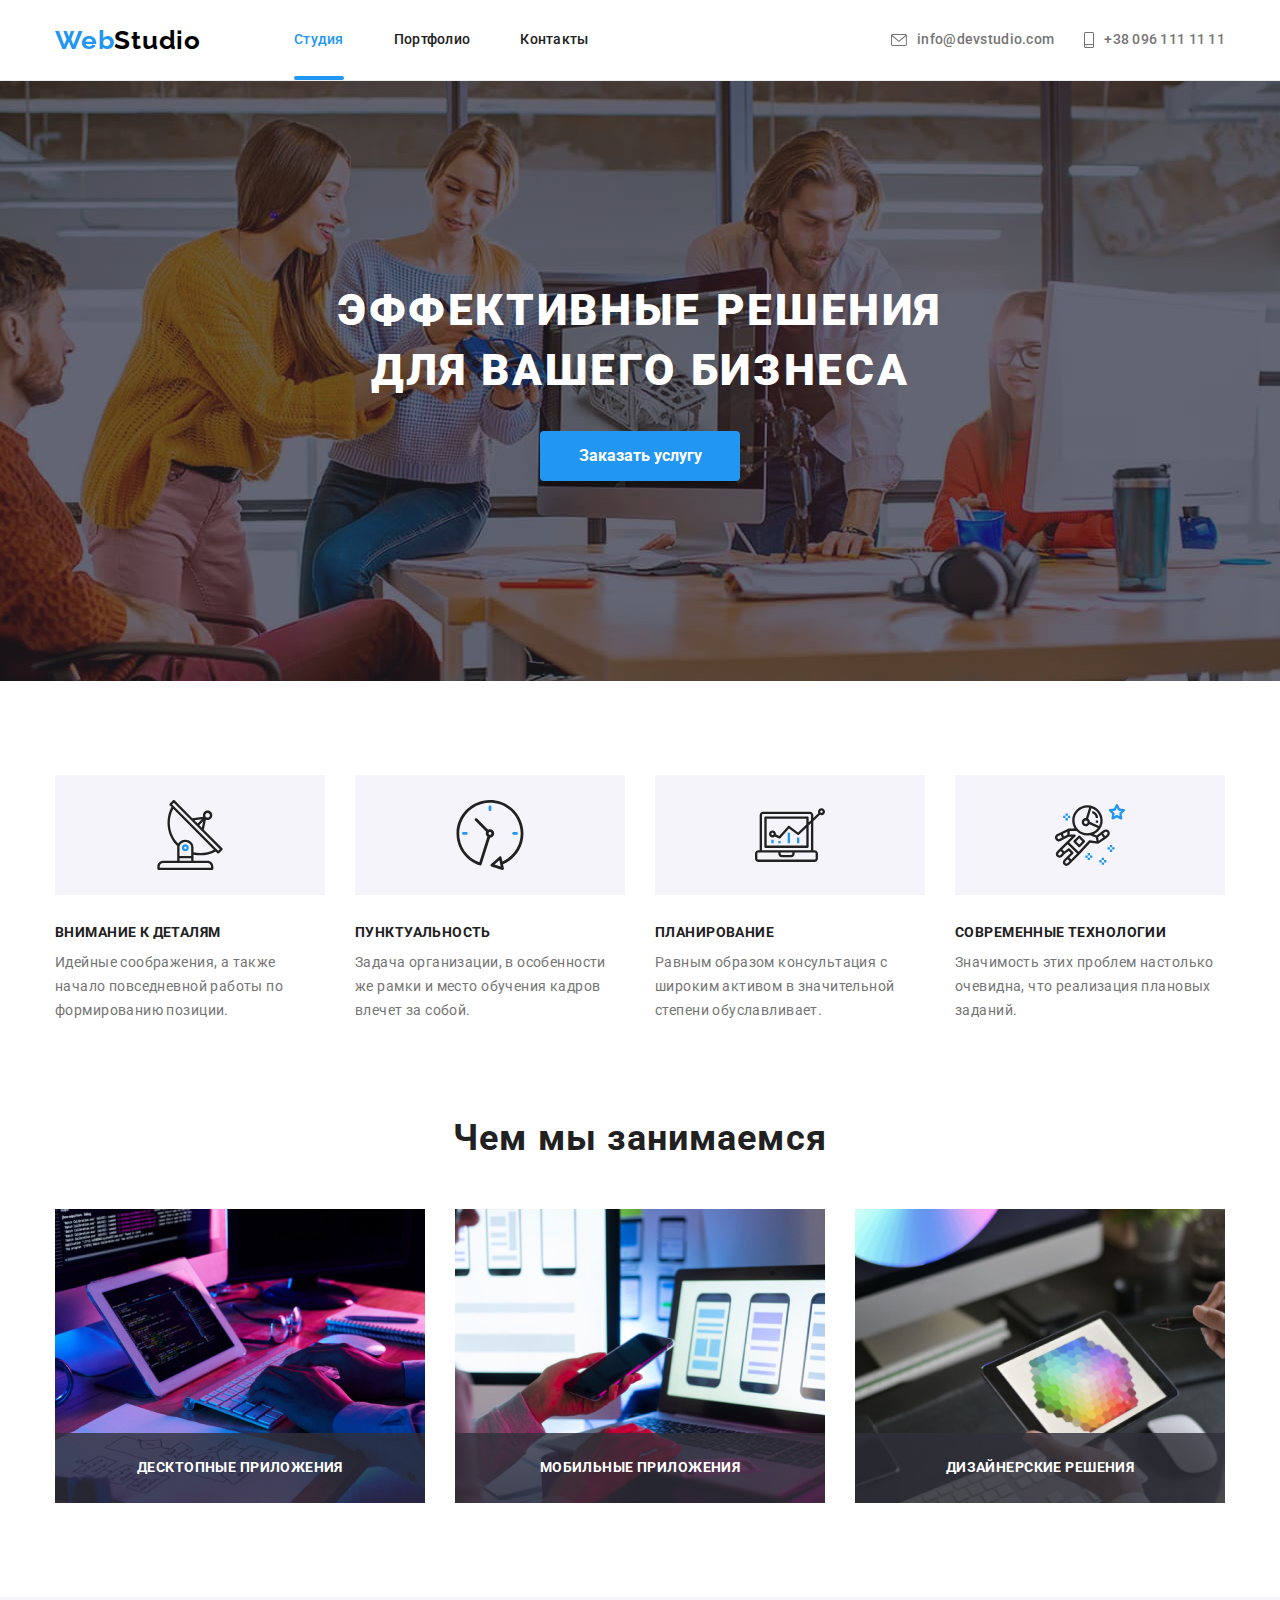
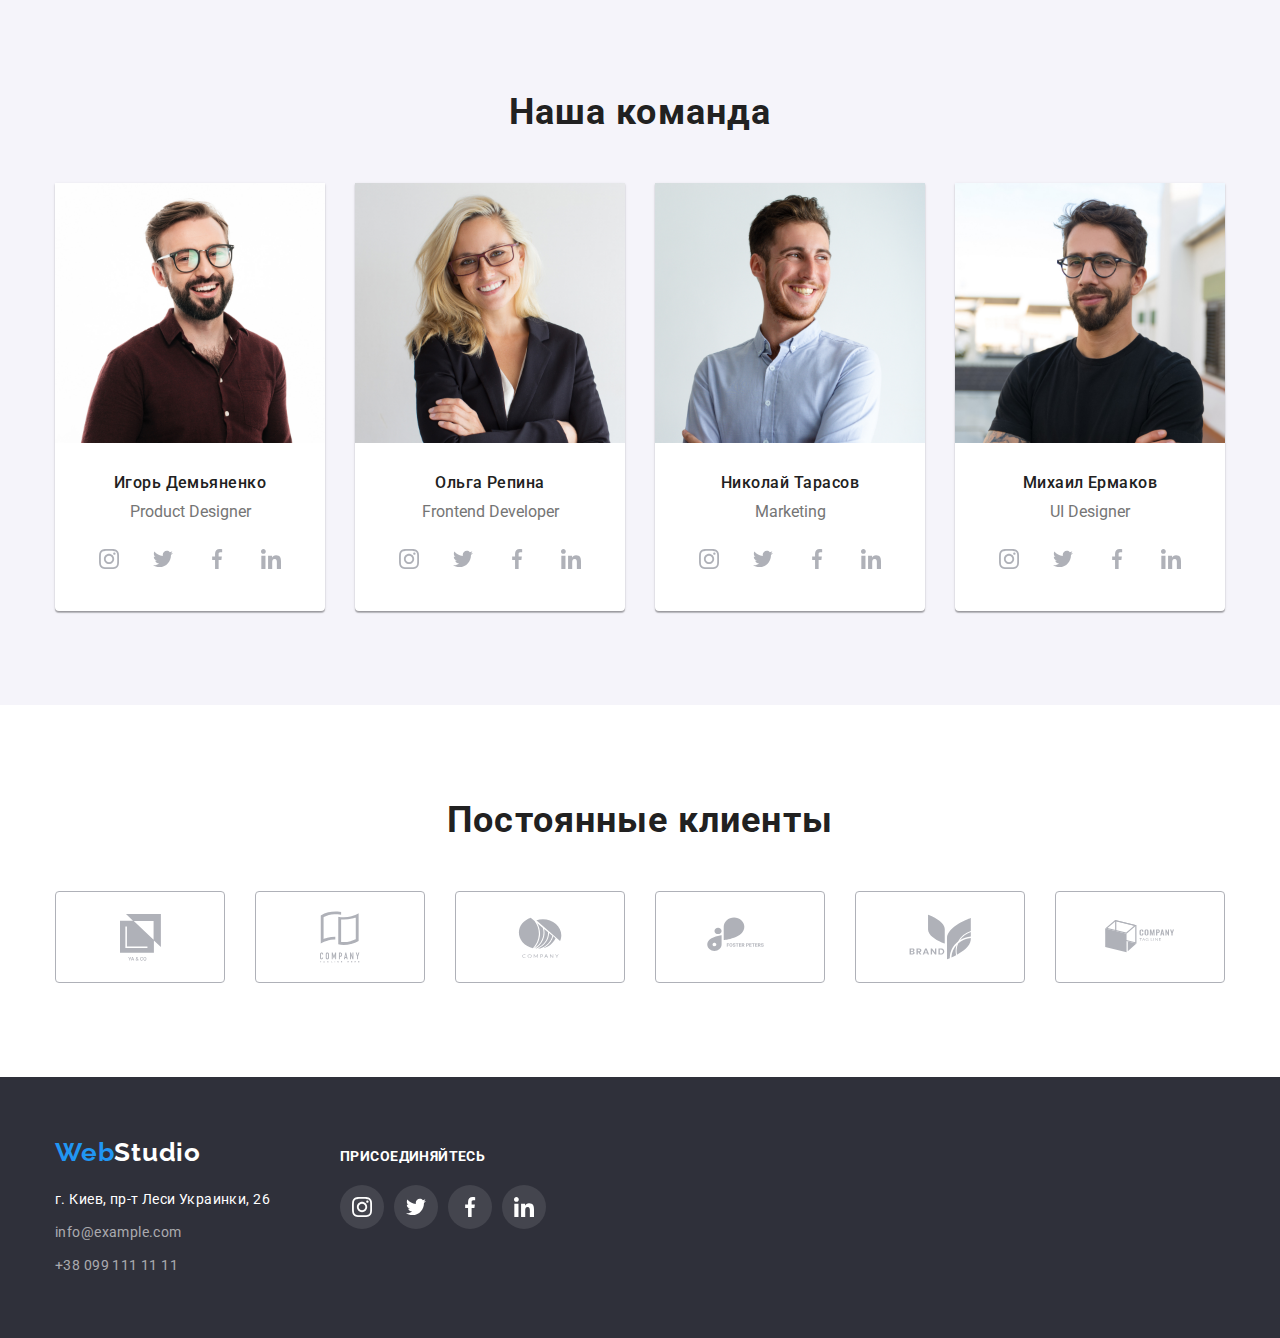
<file: index.html>
<!DOCTYPE html>
<html lang="ru">
  <head>
    <meta charset="UTF-8" />
    <meta http-equiv="X-UA-Compatible" content="IE=edge" />
    <meta name="viewport" content="width=device-width, initial-scale=1.0" />
    <title>Студия</title>
    <link rel="preconnect" href="https://fonts.googleapis.com" />
    <link rel="preconnect" href="https://fonts.gstatic.com" crossorigin />
    <link
      href="https://fonts.googleapis.com/css2?family=Raleway:wght@700&family=Roboto:wght@400;500;700;900&display=swap"
      rel="stylesheet"
    />
    <link
      rel="stylesheet"
      href="https://cdnjs.cloudflare.com/ajax/libs/modern-normalize/1.1.0/modern-normalize.min.css"
    />
    <link rel="stylesheet" href="./css/styles.css" />
  </head>

  <body>
    <!-- *Верхняя линия *header* -->
    <header class="top-line">
      <div class="container">
        <nav class="main-nav">
          <a href="./index.html" class="header-logo"
            ><span class="header-logo-web">Web</span>Studio</a
          >
          <!--* Навигация на другие страницы -->
          <ul class="site-nav all-lists">
            <li class="item"><a href="./index.html" class="link current">Студия</a></li>
            <li class="item"><a href="./portfolio.html" class="link">Портфолио</a></li>
            <li class="item"><a href="" class="link">Контакты</a></li>
          </ul>

          <!--* Навигация на мейл и телефон -->

          <ul class="auth-nav all-lists">
            <li class="item-auth">
              <a class="link" href="mailto:info@devstudio.com">
                <svg class="envelope" width="16px" height="12px">
                  <use href="./images/icons.svg#icon-envelope-header"></use></svg
                >info@devstudio.com</a
              >
            </li>
            <li class="item-auth">
              <a class="link" href="tel:+380961111111">
                <svg class="smartphone" width="10px" height="16px">
                  <use href="./images/icons.svg#icon-smartphone-header"></use></svg
                >+38 096 111 11 11</a
              >
            </li>
          </ul>
        </nav>
      </div>
    </header>
    <main>
      <!--* Шапка -->
      <section class="hero-section">
        <div class="hero-overlay">
          <h1 class="hero-title">Эффективные решения <br />для вашего бизнеса</h1>
          <button class="button-hero" type="button" data-modal-open>Заказать услугу</button>
        </div>
        <div class="backdrop is-hidden" data-modal>
          <div class="modal">
            <button class="close-button" type="button" data-modal-close>
              <svg width="11px" height="11px">
                <use href="./images/icons.svg#close-button"></use>
              </svg>
            </button>
          </div>
        </div>
      </section>
      <!--* Особенности -->
      <section class="section-features">
        <div class="container">
          <ul class="features-list all-lists">
            <li class="list">
              <div class="list-picture">
                <svg width="70px" height="70px">
                  <use href="./images/icons.svg#icon-antenna"></use>
                </svg>
              </div>
              <h3 class="title">Внимание к деталям</h3>
              <p class="text">
                Идейные соображения, а также начало повседневной работы по формированию позиции.
              </p>
            </li>

            <li class="list">
              <div class="list-picture">
                <svg width="70px" height="70px">
                  <use href="./images/icons.svg#icon-clock"></use>
                </svg>
              </div>
              <h3 class="title">Пунктуальность</h3>
              <p class="text">
                Задача организации, в особенности же рамки и место обучения кадров влечет за собой.
              </p>
            </li>

            <li class="list">
              <div class="list-picture">
                <svg width="70px" height="70px">
                  <use href="./images/icons.svg#icon-diagram"></use>
                </svg>
              </div>
              <h3 class="title">Планирование</h3>
              <p class="text">
                Равным образом консультация с широким активом в значительной степени обуславливает.
              </p>
            </li>
            <li class="list">
              <div class="list-picture">
                <svg width="70px" height="70px">
                  <use href="./images/icons.svg#icon-astronaut"></use>
                </svg>
              </div>
              <h3 class="title">Современные технологии</h3>
              <p class="text">
                Значимость этих проблем настолько очевидна, что реализация плановых заданий.
              </p>
            </li>
          </ul>
        </div>
      </section>

      <!--* Чем мы занимаемся -->
      <section class="section-work section">
        <div class="container">
          <h2 class="title">Чем мы занимаемся</h2>
          <ul class="section-work-list all-lists">
            <li class="work-list">
              <img
                src="./images/what-we-are-doing/box1.jpg"
                width="370"
                height="294"
                alt="Набирают текст на клавиатуре"
              />
              <div class="section-work-background">
                <h3 class="background-title">Десктопные приложения</h3>
              </div>
            </li>
            <li class="work-list">
              <img
                src="./images/what-we-are-doing/box2.jpg"
                width="370"
                height="294"
                alt="Телефон и ноутбук"
              />
              <div class="section-work-background">
                <h3 class="background-title">Мобильные приложения</h3>
              </div>
            </li>
            <li class="work-list">
              <img
                src="./images/what-we-are-doing/box3.jpg"
                width="370"
                height="294"
                alt="Разные цвета на планшете"
              />
              <div class="section-work-background">
                <h3 class="background-title">Дизайнерские решения</h3>
              </div>
            </li>
          </ul>
        </div>
      </section>

      <!--* Наша команда -->
      <section class="our-team section">
        <div class="container">
          <h2 class="title">Наша команда</h2>
          <ul class="our-team-list all-lists">
            <li class="list">
              <img src="./images/our-team/img1.jpg" width="270" height="260" alt="Мужчина" />
              <div class="box-our-team">
                <h3 class="title-name">Игорь Демьяненко</h3>
                <p class="job-title">Product Designer</p>

                <ul class="list-social-networks">
                  <li class="cards">
                    <a class="link" href="#">
                      <svg class="instagram" width="20px" height="20px">
                        <use href="./images/icons.svg#icon-instagram-team"></use></svg
                    ></a>
                  </li>

                  <li class="cards">
                    <a class="link" href="#">
                      <svg class="instagram" width="20px" height="20px">
                        <use href="./images/icons.svg#icon-twitter-team"></use></svg
                    ></a>
                  </li>

                  <li class="cards">
                    <a class="link" href="#">
                      <svg class="instagram" width="20px" height="20px">
                        <use href="./images/icons.svg#icon-facebook-team"></use></svg
                    ></a>
                  </li>

                  <li class="cards">
                    <a class="link" href="#">
                      <svg class="instagram" width="20px" height="20px">
                        <use href="./images/icons.svg#icon-linkedin-team"></use></svg
                    ></a>
                  </li>
                </ul>
              </div>
            </li>

            <li class="list">
              <img src="./images/our-team/img2.jpg" width="270" height="260" alt="Женщина" />
              <div class="box-our-team">
                <h3 class="title-name">Ольга Репина</h3>
                <p class="job-title">Frontend Developer</p>

                <ul class="list-social-networks">
                  <li class="cards">
                    <a class="link" href="#">
                      <svg class="instagram" width="20px" height="20px">
                        <use href="./images/icons.svg#icon-instagram-team"></use></svg
                    ></a>
                  </li>

                  <li class="cards">
                    <a class="link" href="#">
                      <svg class="instagram" width="20px" height="20px">
                        <use href="./images/icons.svg#icon-twitter-team"></use></svg
                    ></a>
                  </li>

                  <li class="cards">
                    <a class="link" href="#">
                      <svg class="instagram" width="20px" height="20px">
                        <use href="./images/icons.svg#icon-facebook-team"></use></svg
                    ></a>
                  </li>

                  <li class="cards">
                    <a class="link" href="#">
                      <svg class="instagram" width="20px" height="20px">
                        <use href="./images/icons.svg#icon-linkedin-team"></use></svg
                    ></a>
                  </li>
                </ul>
              </div>
            </li>
            <li class="list">
              <img src="./images/our-team/img3.jpg" width="270" height="260" alt="Мужчина" />
              <div class="box-our-team">
                <h3 class="title-name">Николай Тарасов</h3>
                <p class="job-title">Marketing</p>

                <ul class="list-social-networks">
                  <li class="cards">
                    <a class="link" href="#">
                      <svg width="20px" height="20px">
                        <use href="./images/icons.svg#icon-instagram-team"></use></svg
                    ></a>
                  </li>

                  <li class="cards">
                    <a class="link" href="#">
                      <svg width="20px" height="20px">
                        <use href="./images/icons.svg#icon-twitter-team"></use></svg
                    ></a>
                  </li>

                  <li class="cards">
                    <a class="link" href="#">
                      <svg width="20px" height="20px">
                        <use href="./images/icons.svg#icon-facebook-team"></use></svg
                    ></a>
                  </li>

                  <li class="cards">
                    <a class="link" href="#">
                      <svg width="20px" height="20px">
                        <use href="./images/icons.svg#icon-linkedin-team"></use></svg
                    ></a>
                  </li>
                </ul>
              </div>
            </li>
            <li class="list">
              <img src="./images/our-team/img4.jpg" width="270" height="260" alt="Мужчина" />
              <div class="box-our-team">
                <h3 class="title-name">Михаил Ермаков</h3>
                <p class="job-title">UI Designer</p>

                <ul class="list-social-networks">
                  <li class="cards">
                    <a class="link" href="#">
                      <svg class="instagram" width="20px" height="20px">
                        <use href="./images/icons.svg#icon-instagram-team"></use></svg
                    ></a>
                  </li>

                  <li class="cards">
                    <a class="link" href="#">
                      <svg class="instagram" width="20px" height="20px">
                        <use href="./images/icons.svg#icon-twitter-team"></use></svg
                    ></a>
                  </li>

                  <li class="cards">
                    <a class="link" href="#">
                      <svg class="instagram" width="20px" height="20px">
                        <use href="./images/icons.svg#icon-facebook-team"></use></svg
                    ></a>
                  </li>

                  <li class="cards">
                    <a class="link" href="#">
                      <svg class="instagram" width="20px" height="20px">
                        <use href="./images/icons.svg#icon-linkedin-team"></use></svg
                    ></a>
                  </li>
                </ul>
              </div>
            </li>
          </ul>
        </div>
      </section>

      <!-- *Постоянные клиенты -->
      <section class="main-customers section">
        <div class="container">
          <h2 class="main-customers-title">Постоянные клиенты</h2>
          <ul class="list-customers all-lists">
            <li class="customer">
              <a class="customer-link" href="#">
                <svg width="41px" height="47px">
                  <use href="./images/icons.svg#icon-client1"></use>
                </svg>
              </a>
            </li>

            <li class="customer">
              <a class="customer-link" href="#">
                <svg width="40px" height="52px">
                  <use href="./images/icons.svg#icon-client2"></use>
                </svg>
              </a>
            </li>

            <li class="customer">
              <a class="customer-link" href="#">
                <svg width="44px" height="41px">
                  <use href="./images/icons.svg#icon-client3"></use>
                </svg>
              </a>
            </li>
            <li class="customer">
              <a class="customer-link" href="#">
                <svg width="85px" height="41px">
                  <use href="./images/icons.svg#icon-client4"></use>
                </svg>
              </a>
            </li>
            <li class="customer">
              <a class="customer-link" href="#">
                <svg width="63px" height="46px">
                  <use href="./images/icons.svg#icon-client5"></use>
                </svg>
              </a>
            </li>
            <li class="customer">
              <a class="customer-link" href="#">
                <svg width="94px" height="44px">
                  <use href="./images/icons.svg#icon-client6"></use>
                </svg>
              </a>
            </li>
          </ul>
        </div>
      </section>
    </main>

    <!--* Подвал *footer* -->
    <footer class="footer">
      <div class="container">
        <div class="footer-first">
          <a href="./index.html" class="footer-logo"
            >Web<span class="footer-logo-studio">Studio</span>
          </a>
          <address class="footer-main-address">
            <p class="footer-address">г. Киев, пр-т Леси Украинки, 26</p>
            <ul class="footer-auth all-lists">
              <li class="footer-auth-list">
                <a href="mailto:info@example.com" class="link-footer">info@example.com</a>
              </li>
              <li class="footer-auth-list">
                <a href="tel:+380991111111" class="link-footer">+38 099 111 11 11</a>
              </li>
            </ul>
          </address>
        </div>

        <div class="join">
          <h3 class="join-title">присоединяйтесь</h3>
          <ul class="join-list all-lists">
            <li class="list">
              <a class="join-link" href="#">
                <svg width="20px" height="20px">
                  <use href="./images/icons.svg#icon-instagram-footer"></use>
                </svg>
              </a>
            </li>
            <li class="list">
              <a class="join-link" href="#">
                <svg width="20px" height="20px">
                  <use href="./images/icons.svg#icon-twitter-footer"></use>
                </svg>
              </a>
            </li>
            <li class="list">
              <a class="join-link" href="#">
                <svg width="20px" height="20px">
                  <use href="./images/icons.svg#icon-facebook-footer"></use>
                </svg>
              </a>
            </li>
            <li class="list">
              <a class="join-link" href="#">
                <svg width="20px" height="20px">
                  <use href="./images/icons.svg#icon-linkedin-footer"></use>
                </svg>
              </a>
            </li>
          </ul>
        </div>
      </div>
    </footer>
    <script src="./js/modal.js"></script>
  </body>
</html>
</file>
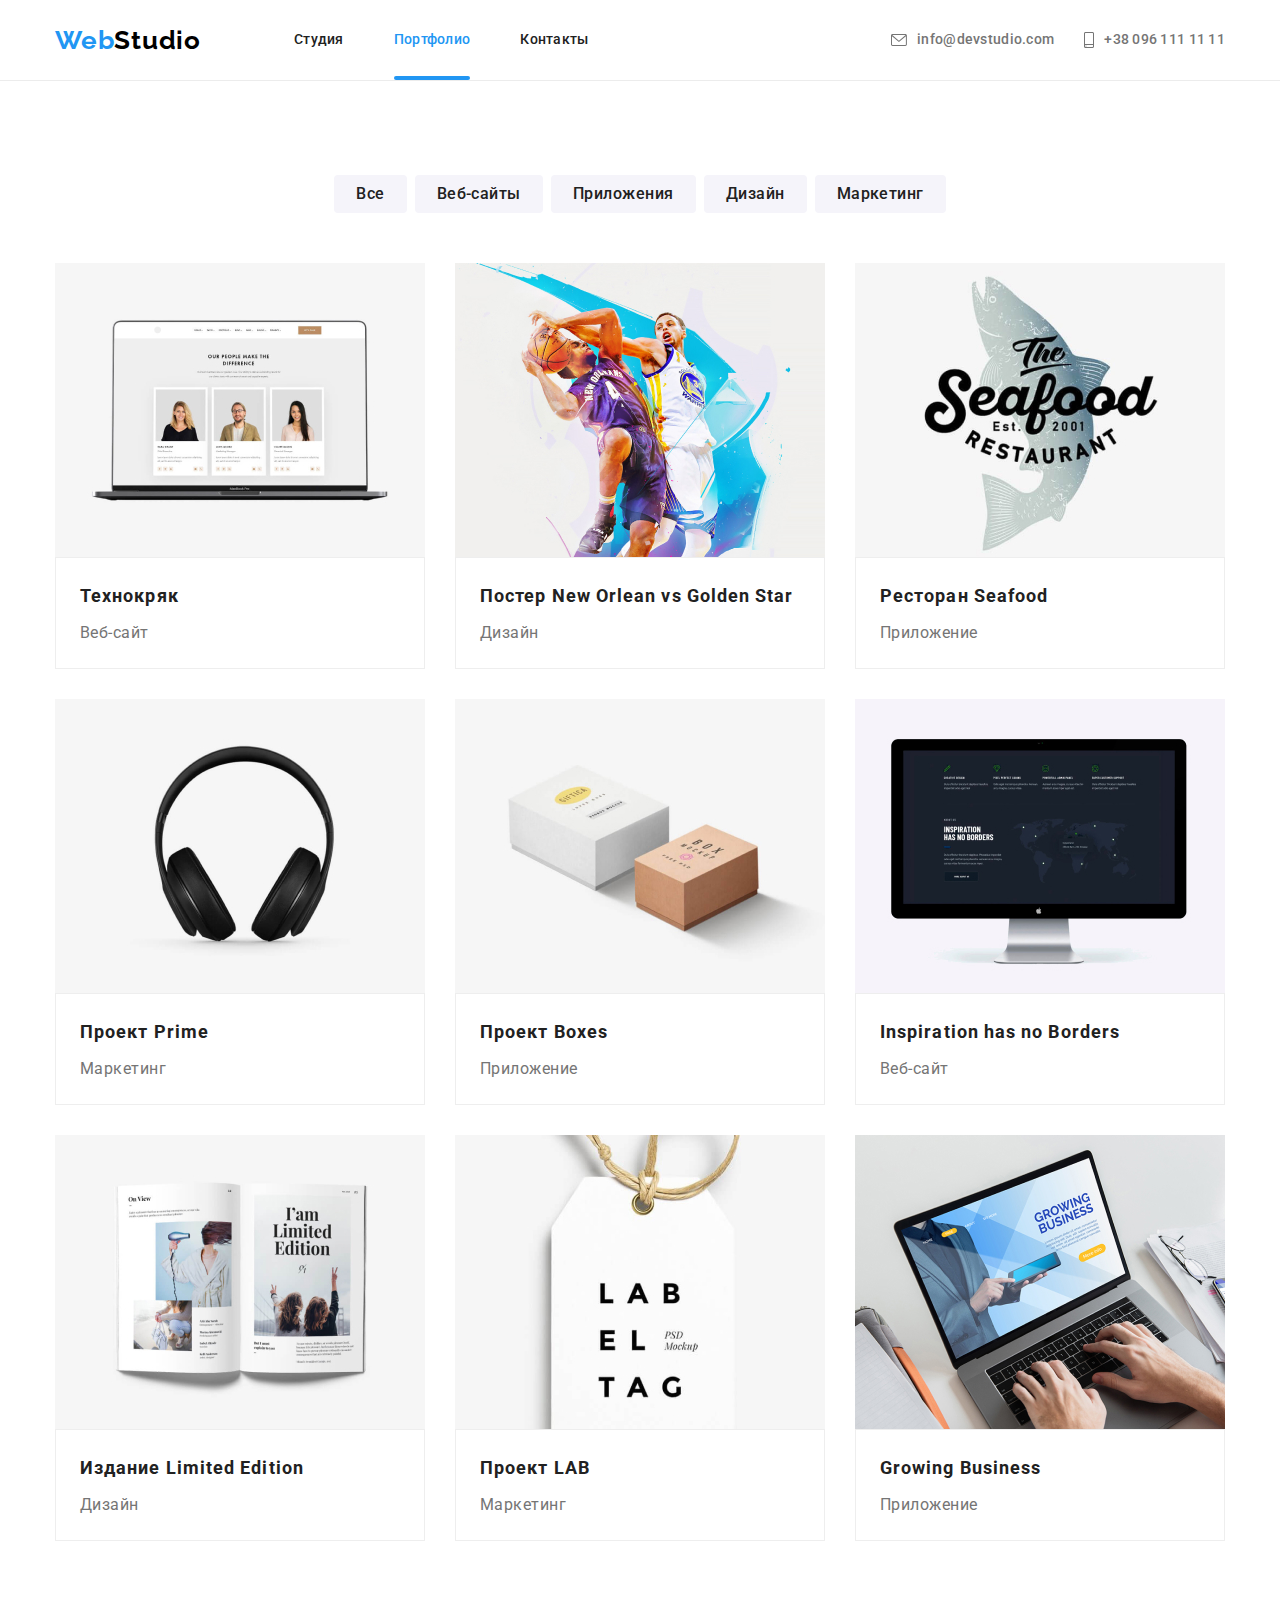
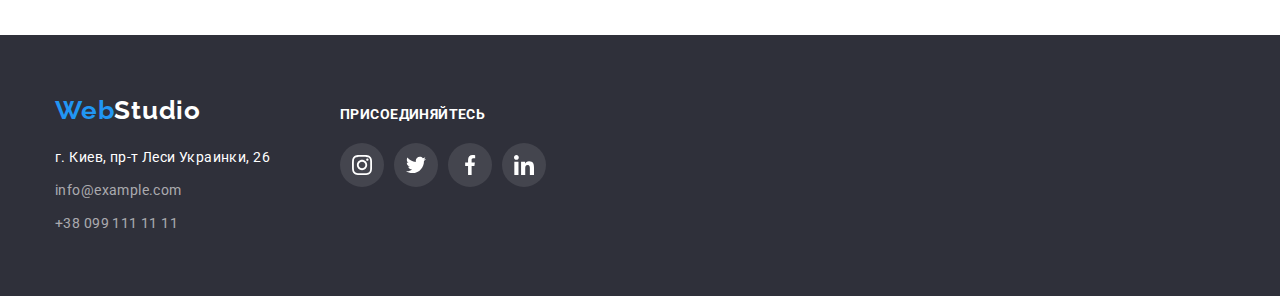
<file: portfolio.html>
<!DOCTYPE html>
<html lang="en">
  <head>
    <meta charset="UTF-8" />
    <meta http-equiv="X-UA-Compatible" content="IE=edge" />
    <meta name="viewport" content="width=device-width, initial-scale=1.0" />
    <title>Портфолио</title>
    <link rel="preconnect" href="https://fonts.googleapis.com" />
    <link rel="preconnect" href="https://fonts.gstatic.com" crossorigin />
    <link
      href="https://fonts.googleapis.com/css2?family=Raleway:wght@700&family=Roboto:wght@400;500;700;900&display=swap"
      rel="stylesheet"
    />
    <link
      rel="stylesheet"
      href="https://cdnjs.cloudflare.com/ajax/libs/modern-normalize/1.1.0/modern-normalize.min.css"
    />
    <link rel="stylesheet" href="./css/styles.css" />
  </head>
  <body>
    <!--* Верхняя линия *header* -->
    <header class="top-line">
      <div class="container">
        <nav class="main-nav">
          <a href="./index.html" class="header-logo"
            ><span class="header-logo-web">Web</span>Studio</a
          >
          <!--* Навигация на другие страницы -->
          <ul class="site-nav all-lists">
            <li class="item"><a href="./index.html" class="link">Студия</a></li>
            <li class="item"><a href="./portfolio.html" class="link current">Портфолио</a></li>
            <li class="item"><a href="" class="link">Контакты</a></li>
          </ul>

          <!--* Навигация на мейл и телефон -->
          <ul class="auth-nav all-lists">
            <li class="item-auth">
              <a class="link" href="mailto:info@devstudio.com">
                <svg class="envelope" width="16px" height="12px">
                  <use href="./images/icons.svg#icon-envelope-header"></use></svg
                >info@devstudio.com</a
              >
            </li>

            <li class="item-auth">
              <a class="link" href="tel:+380961111111">
                <svg class="smartphone" width="10px" height="16px">
                  <use href="./images/icons.svg#icon-smartphone-header"></use></svg
                >+38 096 111 11 11</a
              >
            </li>
          </ul>
        </nav>
      </div>
    </header>
    <main>
      <section class="section-portfolio section">
        <div class="container">
          <!--* Список кнопок -->
          <ul class="portfolio-list all-lists">
            <li class="item"><button class="button" type="button">Все</button></li>
            <li class="item"><button class="button" type="button">Веб-сайты</button></li>
            <li class="item"><button class="button" type="button">Приложения</button></li>
            <li class="item"><button class="button" type="button">Дизайн</button></li>
            <li class="item"><button class="button" type="button">Маркетинг</button></li>
          </ul>

          <!--* Список проектов -->
          <ul class="portfolio-project-list all-lists">
            <li class="card-portfolio">
              <a class="link" href="">
                <div class="card-thumb">
                  <img src="./images/portfolio/img1.jpg" width="370" height="294" alt="Ноутбук" />
                  <div class="card-thumb-item">
                    <p class="text-thumb">
                      Ресурс предлагает комплексные предложения с разным уровнем функционала и
                      сервисов. Все это позволит посетителю получить исчерпывающие сведения о
                      компании или частном лице.
                    </p>
                  </div>
                </div>

                <div class="card-title-text">
                  <h2 class="title">Технокряк</h2>
                  <p class="text">Веб-сайт</p>
                </div>
              </a>
            </li>

            <li class="card-portfolio">
              <a class="link" href="">
                <div class="card-thumb">
                  <img
                    src="./images/portfolio/img2.jpg"
                    width="370"
                    height="294"
                    alt="Два баскетболиста"
                  />
                  <div class="card-thumb-item">
                    <p class="text-thumb">
                      Ресурс предлагает комплексные предложения с разным уровнем функционала и
                      сервисов. Все это позволит посетителю получить исчерпывающие сведения о
                      компании или частном лице.
                    </p>
                  </div>
                </div>
                <div class="card-title-text">
                  <h2 class="title">Постер New Orlean vs Golden Star</h2>
                  <p class="text">Дизайн</p>
                </div>
              </a>
            </li>

            <li class="card-portfolio">
              <a class="link" href="">
                <div class="card-thumb">
                  <img
                    src="./images/portfolio/img3.jpg"
                    width="370"
                    height="294"
                    alt="Рыба и надпись"
                  />
                  <div class="card-thumb-item">
                    <p class="text-thumb">
                      Ресурс предлагает комплексные предложения с разным уровнем функционала и
                      сервисов. Все это позволит посетителю получить исчерпывающие сведения о
                      компании или частном лице.
                    </p>
                  </div>
                </div>

                <div class="card-title-text">
                  <h2 class="title">Ресторан Seafood</h2>
                  <p class="text">Приложение</p>
                </div>
              </a>
            </li>

            <li class="card-portfolio">
              <a class="link" href="">
                <div class="card-thumb">
                  <img src="./images/portfolio/img4.jpg" width="370" height="294" alt="Наушники" />
                  <div class="card-thumb-item">
                    <p class="text-thumb">
                      Ресурс предлагает комплексные предложения с разным уровнем функционала и
                      сервисов. Все это позволит посетителю получить исчерпывающие сведения о
                      компании или частном лице.
                    </p>
                  </div>
                </div>

                <div class="card-title-text">
                  <h2 class="title">Проект Prime</h2>
                  <p class="text">Маркетинг</p>
                </div>
              </a>
            </li>

            <li class="card-portfolio">
              <a class="link" href="">
                <div class="card-thumb">
                  <img
                    src="./images/portfolio/img5.jpg"
                    width="370"
                    height="294"
                    alt="Две коробки"
                  />

                  <div class="card-thumb-item">
                    <p class="text-thumb">
                      Ресурс предлагает комплексные предложения с разным уровнем функционала и
                      сервисов. Все это позволит посетителю получить исчерпывающие сведения о
                      компании или частном лице.
                    </p>
                  </div>
                </div>

                <div class="card-title-text">
                  <h2 class="title">Проект Boxes</h2>
                  <p class="text">Приложение</p>
                </div>
              </a>
            </li>

            <li class="card-portfolio">
              <a class="link" href="">
                <div class="card-thumb">
                  <img src="./images/portfolio/img6.jpg" width="370" height="294" alt="Монитор" />

                  <div class="card-thumb-item">
                    <p class="text-thumb">
                      Ресурс предлагает комплексные предложения с разным уровнем функционала и
                      сервисов. Все это позволит посетителю получить исчерпывающие сведения о
                      компании или частном лице.
                    </p>
                  </div>
                </div>

                <div class="card-title-text">
                  <h2 class="title">Inspiration has no Borders</h2>
                  <p class="text">Веб-сайт</p>
                </div>
              </a>
            </li>

            <li class="card-portfolio">
              <a class="link" href="">
                <div class="card-thumb">
                  <img
                    src="./images/portfolio/img7.jpg"
                    width="370"
                    height="294"
                    alt="Открытая книга"
                  />

                  <div class="card-thumb-item">
                    <p class="text-thumb">
                      Ресурс предлагает комплексные предложения с разным уровнем функционала и
                      сервисов. Все это позволит посетителю получить исчерпывающие сведения о
                      компании или частном лице.
                    </p>
                  </div>
                </div>

                <div class="card-title-text">
                  <h2 class="title">Издание Limited Edition</h2>
                  <p class="text">Дизайн</p>
                </div>
              </a>
            </li>

            <li class="card-portfolio">
              <a class="link" href="">
                <div class="card-thumb">
                  <img src="./images/portfolio/img8.jpg" width="370" height="294" alt="Этикетка" />

                  <div class="card-thumb-item">
                    <p class="text-thumb">
                      Ресурс предлагает комплексные предложения с разным уровнем функционала и
                      сервисов. Все это позволит посетителю получить исчерпывающие сведения о
                      компании или частном лице.
                    </p>
                  </div>
                </div>

                <div class="card-title-text">
                  <h2 class="title">Проект LAB</h2>
                  <p class="text">Маркетинг</p>
                </div>
              </a>
            </li>

            <li class="card-portfolio">
              <a class="link" href="">
                <div class="card-thumb">
                  <img src="./images/portfolio/img9.jpg" width="370" height="294" alt="Ноутбук" />

                  <div class="card-thumb-item">
                    <p class="text-thumb">
                      Ресурс предлагает комплексные предложения с разным уровнем функционала и
                      сервисов. Все это позволит посетителю получить исчерпывающие сведения о
                      компании или частном лице.
                    </p>
                  </div>
                </div>

                <div class="card-title-text">
                  <h2 class="title">Growing Business</h2>
                  <p class="text">Приложение</p>
                </div>
              </a>
            </li>
          </ul>
        </div>
      </section>
    </main>

    <!--* Подвал *footer* -->
    <footer class="footer">
      <div class="container">
        <div class="footer-first">
          <a href="./index.html" class="footer-logo"
            >Web<span class="footer-logo-studio">Studio</span>
          </a>
          <address class="footer-main-address">
            <p class="footer-address">г. Киев, пр-т Леси Украинки, 26</p>
            <ul class="footer-auth all-lists">
              <li class="footer-auth-list">
                <a href="mailto:info@example.com" class="link-footer">info@example.com</a>
              </li>
              <li class="footer-auth-list">
                <a href="tel:+380991111111" class="link-footer">+38 099 111 11 11</a>
              </li>
            </ul>
          </address>
        </div>

        <div class="join">
          <h3 class="join-title">присоединяйтесь</h3>
          <ul class="join-list all-lists">
            <li class="list">
              <a class="join-link" href="#">
                <svg class="instagram" width="20px" height="20px">
                  <use href="./images/icons.svg#icon-instagram-footer"></use>
                </svg>
              </a>
            </li>
            <li class="list">
              <a class="join-link" href="#">
                <svg class="instagram" width="20px" height="20px">
                  <use href="./images/icons.svg#icon-twitter-footer"></use>
                </svg>
              </a>
            </li>
            <li class="list">
              <a class="join-link" href="#">
                <svg class="instagram" width="20px" height="20px">
                  <use href="./images/icons.svg#icon-facebook-footer"></use>
                </svg>
              </a>
            </li>
            <li class="list">
              <a class="join-link" href="#">
                <svg class="instagram" width="20px" height="20px">
                  <use href="./images/icons.svg#icon-linkedin-footer"></use>
                </svg>
              </a>
            </li>
          </ul>
        </div>
      </div>
    </footer>
  </body>
</html>
</file>
<file: css/styles.css>
/* *Стили для index.html */
:root {
  --general-text-color: #212121;
  --accent-colour: #2196f3;
  --hero-addres-button-text-color: #ffffff;
  --paragraph-text-color: #757575;
  --footer-auth-text-color: rgba(255, 255, 255, 0.6);
  --header-background-color: #ffffff;
  --footer-background-color: #2f303a;
  --portfolio-button-background: #f5f4fa;
}

/* *Общие стили body */
body {
  color: var(--paragraph-text-color);
  background-color: var(--header-background-color);
  font-family: Roboto, sans-serif;
  font-size: 14px;
}

/* *Общие стили р, h1-h6 */
p,
h1,
h2,
h3,
h4,
h5,
h6 {
  padding: 0;
  margin: 0;
}

img {
  display: block;
}

.container {
  margin-left: auto;
  margin-right: auto;
  width: 1200px;
  padding-left: 15px;
  padding-right: 15px;
}

.section {
  padding-top: 94px;
  padding-bottom: 94px;
}

/* *list-style none - убирает точки в списках */
.all-lists {
  list-style: none;

  padding: 0;
  margin: 0;
}

/* *Убирает подчеркивание */
.link {
  text-decoration: none;
}

/* *LOGO */
.header-logo {
  color: #000000;
  font-family: Raleway, sans-serif;
  font-weight: 700;
  font-size: 26px;
  line-height: 1.19;
  letter-spacing: 0.03em;
  text-decoration: none;
}

.header-logo-web {
  color: var(--accent-colour);
}

/* *Site nav Header */
.top-line {
  background-color: var(--header-background-color);
  border-bottom: 1px solid #ececec;
}

.main-nav {
  display: flex;
  align-items: center;
}

.site-nav {
  display: flex;
  margin-left: 93px;
}

.site-nav .item:not(:last-child) {
  margin-right: 50px;
}

.site-nav .link {
  color: var(--general-text-color);
  font-weight: 500;
  font-size: 14px;
  line-height: 1.14;
  letter-spacing: 0.02em;

  display: block;
  padding-top: 32px;
  padding-bottom: 32px;
  transition: 250ms cubic-bezier(0.4, 0, 0.2, 1);
}

.site-nav .link:hover,
.site-nav .link:focus,
.site-nav .current {
  color: var(--accent-colour);
  transition: 250ms cubic-bezier(0.4, 0, 0.2, 1);
}

.site-nav .item {
  position: relative;
}

.site-nav .current::after {
  position: absolute;
  transform: scaleX(1);
  transition: transform 250ms cubic-bezier(0.4, 0, 0.2, 1);
  content: '';
  display: block;
  width: 100%;
  height: 4px;
  border-radius: 2px;
  background-color: var(--accent-colour);
  left: 0;
  bottom: 0;
}

.auth-nav {
  display: flex;
  margin-left: auto;
}

.auth-nav .item:not(:last-child) {
  margin-right: 50px;
}

/* *Стилизация мейла и телефона */
.auth-nav .item-auth .link {
  display: flex;
  align-items: center;
  justify-content: center;
  fill: var(--paragraph-text-color);
}

.auth-nav .item-auth:not(:last-child) {
  margin-right: 30px;
}

.envelope,
.smartphone {
  margin-right: 10px;
}

.auth-nav .link {
  color: var(--paragraph-text-color);
  font-weight: 500;
  font-size: 14px;
  line-height: 1.14;
  letter-spacing: 0.02em;
  transition: 250ms cubic-bezier(0.4, 0, 0.2, 1);
}

.auth-nav .link:hover,
.auth-nav .link:focus {
  color: var(--accent-colour);
  fill: var(--accent-colour);
  transition: 250ms cubic-bezier(0.4, 0, 0.2, 1);
}

/* *Hero */
.hero-overlay {
  max-width: 1600px;
  height: 600px;
  margin-left: auto;
  margin-right: auto;
  padding-top: 200px;
  padding-bottom: 200px;
  text-align: center;

  background-color: #2f303a;
  background-image: linear-gradient(to right, rgba(47, 48, 58, 0.4), rgba(47, 48, 58, 0.4)),
    url(../images/background-header.jpg);
  background-size: cover;
  background-position: center;
  background-repeat: no-repeat;
}

/* *Основоной заголовок */
.hero-title {
  color: var(--hero-addres-button-text-color);
  font-weight: 900;
  font-size: 44px;
  line-height: 1.36;
  letter-spacing: 0.06em;
  text-transform: uppercase;

  margin-bottom: 30px;
}

/* *Главная кнопка */
.button-hero {
  color: var(--hero-addres-button-text-color);
  background-color: var(--accent-colour);
  font-family: Roboto, sans-serif;
  font-style: normal;
  font-weight: 700;
  font-size: 16px;
  line-height: 1.88;
  cursor: pointer;
  border-radius: 4px;
  min-width: 200px;
  border: 1px transparent;
  box-shadow: 0px 4px 4px rgba(0, 0, 0, 0.15);

  padding: 10px 32px;
  display: inline-block;
  transition: 250ms cubic-bezier(0.4, 0, 0.2, 1);
}

.button-hero:hover,
.button-hero:focus,
.button-hero:active {
  background-color: #188ce8;
  box-shadow: 0px 4px 4px rgba(0, 0, 0, 0.15);
  transition: 250ms cubic-bezier(0.4, 0, 0.2, 1);
}

/* *Модальное окно */
.backdrop {
  position: fixed;
  top: 0;
  left: 0;
  width: 100%;
  height: 100%;
  opacity: 1;
  transition: 250ms cubic-bezier(0.4, 0, 0.2, 1);
  z-index: 9;
  background-color: rgba(0, 0, 0, 0.2);
}

.backdrop.is-hidden {
  opacity: 0;
  pointer-events: none;
  visibility: hidden;
}

.backdrop.is-hidden .modal {
  transform: translate(-50%, -50%) scale(0.9);
  transition: 250ms cubic-bezier(0.4, 0, 0.2, 1);
}

.modal {
  position: absolute;
  top: 50%;
  left: 50%;
  width: 528px;
  height: 581px;
  transform: translate(-50%, -50%) scale(1);
  transition: transform 250ms cubic-bezier(0.4, 0, 0.2, 1);
  box-shadow: 0px 1px 3px rgba(0, 0, 0, 0.12), 0px 1px 1px rgba(0, 0, 0, 0.14),
    0px 2px 1px rgba(0, 0, 0, 0.2);
  border-radius: 4px;
  background-color: var(--header-background-color);
}

.close-button {
  position: absolute;
  top: 8px;
  right: 8px;
  background-color: var(--hero-addres-button-text-color);
  width: 30px;
  height: 30px;
  border: 1px solid rgba(0, 0, 0, 0.1);
  border-radius: 50%;
  cursor: pointer;
  padding: 0;
}

/* *Секция Особенности */
.section-features {
  padding-top: 94px;
}

.features-list {
  display: flex;
}

.features-list .list {
  width: 270px;
}

.list-picture {
  display: flex;
  width: 270px;
  height: 120px;
  background-color: var(--portfolio-button-background);
  align-items: center;
  justify-content: center;
  margin-bottom: 30px;
}

.features-list .list:not(:last-child) {
  margin-right: 30px;
}

.features-list .title {
  color: var(--general-text-color);
  font-weight: 700;
  font-size: 14px;
  line-height: 1.14;
  letter-spacing: 0.03em;
  text-transform: uppercase;
  margin-bottom: 10px;
}

.features-list .text {
  line-height: 1.71;
  letter-spacing: 0.03em;
  color: var(--paragraph-text-color);
}

/* *Секция Чем мы занимаемся, Наша команда */
.section-work-list {
  display: flex;
}

.section-work-list li:not(:last-child) {
  margin-right: 30px;
}

.section-work .title,
.our-team .title {
  color: var(--general-text-color);
  font-weight: 700;
  font-size: 36px;
  line-height: 1.17;
  text-align: center;
  letter-spacing: 0.03em;

  margin-bottom: 50px;
}

.work-list {
  position: relative;
}

.section-work-background {
  width: 370px;
  height: 70px;
  background-color: rgba(47, 48, 58, 0.8);
  position: absolute;
  bottom: 0;
  padding: 27px 0;
}

.background-title {
  font-weight: 700;
  font-size: 14px;
  line-height: 1.14;
  text-align: center;
  letter-spacing: 0.03em;
  text-transform: uppercase;
  color: var(--hero-addres-button-text-color);
}

.our-team {
  background-color: #f5f4fa;
}

.our-team-list {
  display: flex;
}

.our-team-list .list {
  background: #ffffff;
  box-shadow: 0px 1px 3px rgba(0, 0, 0, 0.12), 0px 1px 1px rgba(0, 0, 0, 0.14),
    0px 2px 1px rgba(0, 0, 0, 0.2);
  border-radius: 0px 0px 4px 4px;
}

.our-team-list .list:not(:last-child) {
  margin-right: 30px;
}

.box-our-team {
  padding-top: 30px;
  padding-bottom: 30px;
}

.our-team-list .title-name {
  color: var(--general-text-color);
  font-weight: 500;
  font-size: 16px;
  line-height: 1.19;
  text-align: center;
  letter-spacing: 0.03em;
  margin-bottom: 10px;
}

.our-team-list .job-title {
  font-size: 16px;
  line-height: 1.19;
  text-align: center;
  margin-bottom: 16px;
}

/* *Иконки соцсетей*/
.list-social-networks {
  display: inline-flex;
  list-style: none;
  padding-left: 32px;
  padding-right: 32px;
}

.cards .link {
  display: flex;
  border-radius: 50%;
  width: 44px;
  height: 44px;
  background-color: inherit;
  align-items: center;
  justify-content: center;
  fill: #afb1b8;
  transition: 250ms cubic-bezier(0.4, 0, 0.2, 1);
}

.list-social-networks .cards:not(:last-child) {
  margin-right: 10px;
}

.cards .link:hover,
.cards .link:focus,
.cards .link:active {
  fill: #ffffff;
  background-color: #2196f3;
  transition: 250ms cubic-bezier(0.4, 0, 0.2, 1);
}

/* *Постоянные клиенты */
.main-customers-title {
  color: var(--general-text-color);
  font-weight: 700;
  font-size: 36px;
  line-height: 1.17;
  text-align: center;
  letter-spacing: 0.03em;
  margin-bottom: 50px;
}

.list-customers {
  display: inline-flex;
}

.customer:not(:last-child) {
  margin-right: 30px;
}

.customer-link {
  display: flex;
  width: 170px;
  height: 92px;
  align-items: center;
  justify-content: center;
  fill: #afb1b8;
  border: 1px solid #afb1b8;
  border-radius: 4px;
  transition: 250ms cubic-bezier(0.4, 0, 0.2, 1);
}

.list-customers .customer-link:hover,
.list-customers .customer-link:focus,
.list-customers .customer-link:active {
  fill: var(--accent-colour);
  border: 1px solid var(--accent-colour);
  transition: 250ms cubic-bezier(0.4, 0, 0.2, 1);
}

/* *Footer стилизация */
.footer {
  background-color: var(--footer-background-color);
  padding-top: 60px;
  padding-bottom: 60px;
}

.footer .container {
  display: flex;
  align-items: baseline;
}

.footer-first.join {
  display: flex;
}

.footer-logo {
  color: var(--accent-colour);
  font-family: Raleway, sans-serif;
  font-weight: 700;
  font-size: 26px;
  line-height: 1.19;
  letter-spacing: 0.03em;
  text-decoration: none;

  margin-bottom: 20px;
  display: inline-block;
}

.footer-logo-studio {
  color: var(--hero-addres-button-text-color);
}

.footer-main-address {
  display: block;
}

.footer-address {
  color: var(--hero-addres-button-text-color);
  line-height: 1.71;
  letter-spacing: 0.03em;
  font-style: normal;
  margin-bottom: 9px;
}

.footer-auth {
  display: inline-block;
}

.footer-auth-list {
  margin-bottom: 9px;
}

.footer-auth-list:last-child {
  margin-bottom: 0;
}

.link-footer {
  color: rgba(255, 255, 255, 0.6);
  line-height: 1.71;
  letter-spacing: 0.03em;
  text-decoration: none;
  font-style: normal;

  display: inline-block;
  transition: 250ms cubic-bezier(0.4, 0, 0.2, 1);
}

.footer-auth .link-footer:hover,
.footer-auth .link-footer:focus {
  color: var(--accent-colour);
  transition: 250ms cubic-bezier(0.4, 0, 0.2, 1);
}

.join {
  margin-left: 70px;
}

.join-title {
  font-weight: 700;
  font-size: 14px;
  line-height: 1.14;
  letter-spacing: 0.03em;
  text-transform: uppercase;
  color: var(--hero-addres-button-text-color);
  margin-bottom: 20px;
}

.join-list {
  display: flex;
}

.join-link {
  display: flex;
  width: 44px;
  height: 44px;
  border-radius: 50%;
  background-color: rgba(255, 255, 255, 0.1);
  align-items: center;
  justify-content: center;
  fill: var(--hero-addres-button-text-color);
  transition: 250ms cubic-bezier(0.4, 0, 0.2, 1);
}

.join-list .list:not(:last-child) {
  margin-right: 10px;
}

.join-link:hover,
.join-link:focus,
.join-link:active {
  background-color: var(--accent-colour);
  transition: 250ms cubic-bezier(0.4, 0, 0.2, 1);
}

/* *Portfolio стилизация */
.section-portfolio .button {
  color: var(--general-text-color);
  background-color: var(--portfolio-button-background);
  font-family: Roboto, sans-serif;
  font-style: normal;
  font-weight: 500;
  font-size: 16px;
  line-height: 1.62;
  text-align: center;
  letter-spacing: 0.03em;
  cursor: pointer;
  border-radius: 4px;
  border: 1px transparent;

  padding: 6px 22px;
  display: inline-block;
  transition: 250ms cubic-bezier(0.4, 0, 0.2, 1);
}

.portfolio-list {
  display: flex;
  justify-content: center;
  margin-bottom: 50px;
}

.portfolio-list .item {
  margin-right: 8px;
}

.portfolio-list .item:last-child {
  margin-right: 0;
}

.button:hover,
.button:focus,
.button:active {
  background-color: var(--accent-colour);
  color: var(--hero-addres-button-text-color);
  box-shadow: 0px 3px 1px rgba(0, 0, 0, 0.1), 0px 1px 2px rgba(0, 0, 0, 0.08),
    0px 2px 2px rgba(0, 0, 0, 0.12);
  transition: 250ms cubic-bezier(0.4, 0, 0.2, 1);
}

/* *Синий Оверлей */
.card-thumb {
  position: relative;
  overflow: hidden;
}

.card-thumb-item {
  position: absolute;
  transform: translate(0%);
  transition: transform 250ms cubic-bezier(0.4, 0, 0.2, 1);
  width: 100%;
  height: 100%;
  background-color: rgba(33, 150, 243, 0.9);
}

.text-thumb {
  font-size: 18px;
  line-height: 1.56;
  letter-spacing: 0.03em;
  color: var(--hero-addres-button-text-color);
  padding: 63px 24px;
}

.card-portfolio:hover .card-thumb-item,
.card-portfolio:focus .card-thumb-item {
  transform: translateY(-100%);
  transition: transform 250ms cubic-bezier(0.4, 0, 0.2, 1);
}

.portfolio-project-list {
  display: flex;
  flex-wrap: wrap;
}

.card-portfolio {
  width: calc((100% - 60px) / 3);
  margin-right: 30px;
  margin-bottom: 30px;
  background-color: var(--header-background-color);
  transition: 250ms cubic-bezier(0.4, 0, 0.2, 1);
}

.card-title-text {
  border: 1px solid #eeeeee;
  padding: 20px 24px;
}

.card-portfolio:nth-child(3n) {
  margin-right: 0;
}

.card-portfolio:nth-last-child(-n + 3) {
  margin-bottom: 0;
}

.portfolio-project-list .title {
  color: var(--general-text-color);
  font-weight: 700;
  font-size: 18px;
  line-height: 2;
  letter-spacing: 0.06em;

  margin-bottom: 4px;
}

.portfolio-project-list .text {
  font-size: 16px;
  line-height: 1.88;
  letter-spacing: 0.03em;
  color: var(--paragraph-text-color);
}

.card-portfolio:hover,
.card-portfolio:focus {
  filter: drop-shadow(0px 4px 4px rgba(0, 0, 0, 0.25));
  transition: 250ms cubic-bezier(0.4, 0, 0.2, 1);
}
</file>
